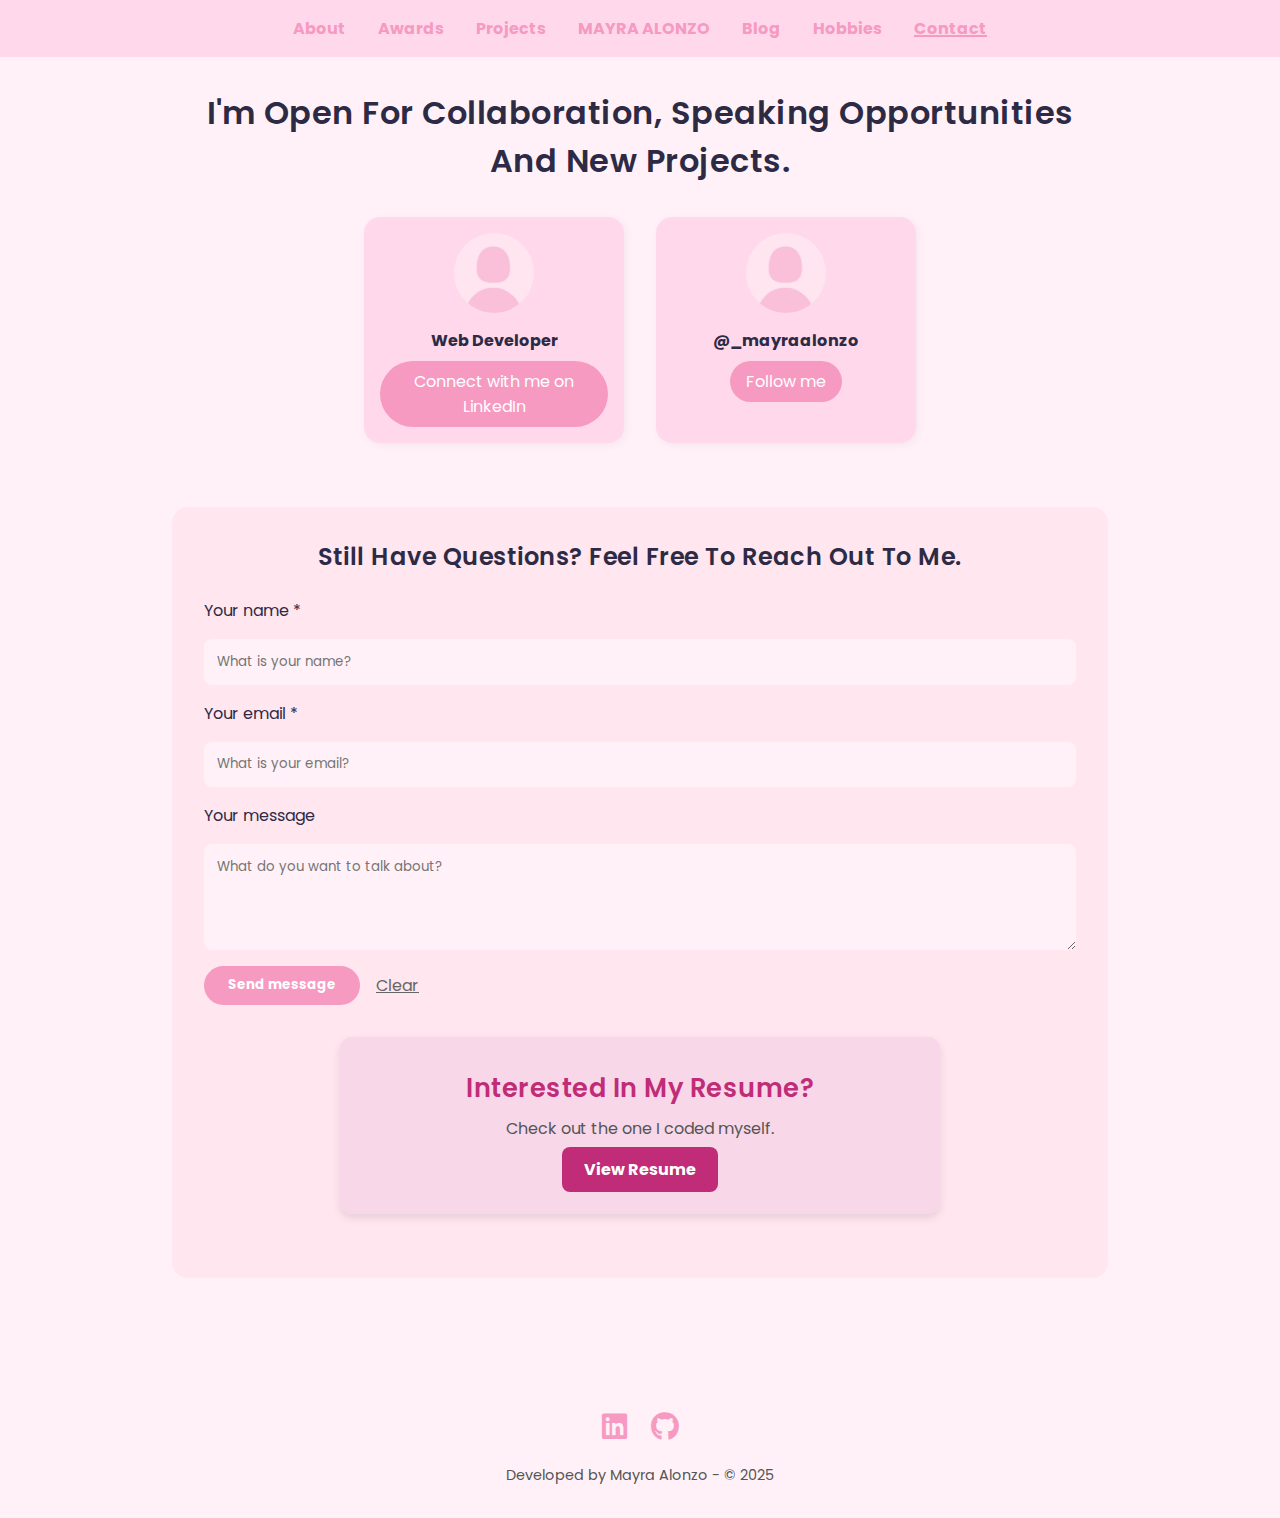
<file: contact.html>
<!DOCTYPE html>
<html lang="en">
<head>
  <meta charset="UTF-8" />
  <meta name="viewport" content="width=device-width, initial-scale=1.0"/>
  <title>Contact - Mayra Alonzo</title>
  <link rel="stylesheet" href="contact.css" />
  <link href="https://fonts.googleapis.com/css2?family=Poppins:wght@300;400;600&display=swap" rel="stylesheet">
  <link rel="stylesheet" href="https://cdnjs.cloudflare.com/ajax/libs/font-awesome/6.5.0/css/all.min.css">
  <link rel="icon" type="image/x-icon" href="images/flower-icon.png"> 

</head>
<body>
  <header>
    <nav>
      <ul class="nav-links">
        <li><a href="about-moi.html">About</a></li>
        <li><a href="awards.html">Awards</a></li>
        <li><a href="projects.html">Projects</a></li>
        <li><a href="index.html">MAYRA ALONZO</a></li>
        <li><a href="writing.html">Blog</a></li>
        <li><a href="hobbies.html">Hobbies</a></li>
        <li class="active"><a href="#">Contact</a></li>
      </ul>
    </nav>
  </header>

  <main>
    <section class="contact-intro">
      <h1>I'm open for collaboration, speaking opportunities and new projects.</h1>

      <div class="contact-cards">
        <div class="card">
          <img src="images/pink-icon.jpg" alt="Girl" class="avatar" />
          <p class="title">Web Developer</p>
          <a href="#" class="button">Connect with me on LinkedIn</a>
        </div>
        <div class="card">
          <img src="images/pink-icon.jpg" alt="@mayraalonzo" class="avatar" />
          <p class="handle">@_mayraalonzo</p>
          <a href="#" class="button">Follow me</a>
        </div>
      </div>
    </section>

    <section class="contact-form">
      <h2>Still have questions? Feel free to reach out to me.</h2>
      <form>
        <label>Your name *</label>
        <input type="text" placeholder="What is your name?" required />

        <label>Your email *</label>
        <input type="email" placeholder="What is your email?" required />

        <label>Your message</label>
        <textarea placeholder="What do you want to talk about?" rows="4"></textarea>

        <div class="form-buttons">
          <button type="submit" class="send"> Send message</button>
          <a href="#" class="clear">Clear</a>
        </div>
      </form>

      <div class="resume-box">
        <h3>Interested in my resume?</h3>
        <p>Check out the one I coded myself.</p>
        <a href="resume.html" target="_blank" class="resume-button">View Resume</a>
      </div>
      
    </section>
  </main>

  <footer>
    <div class="social-icons">
      <a href="#" target="_blank"><i class="fab fa-linkedin"></i></a>
      <a href="#" target="_blank"><i class="fab fa-github"></i></a>
    </div>
    <p>Developed by Mayra Alonzo - © 2025</p>
  </footer>
  
</body>
</html>
</file>
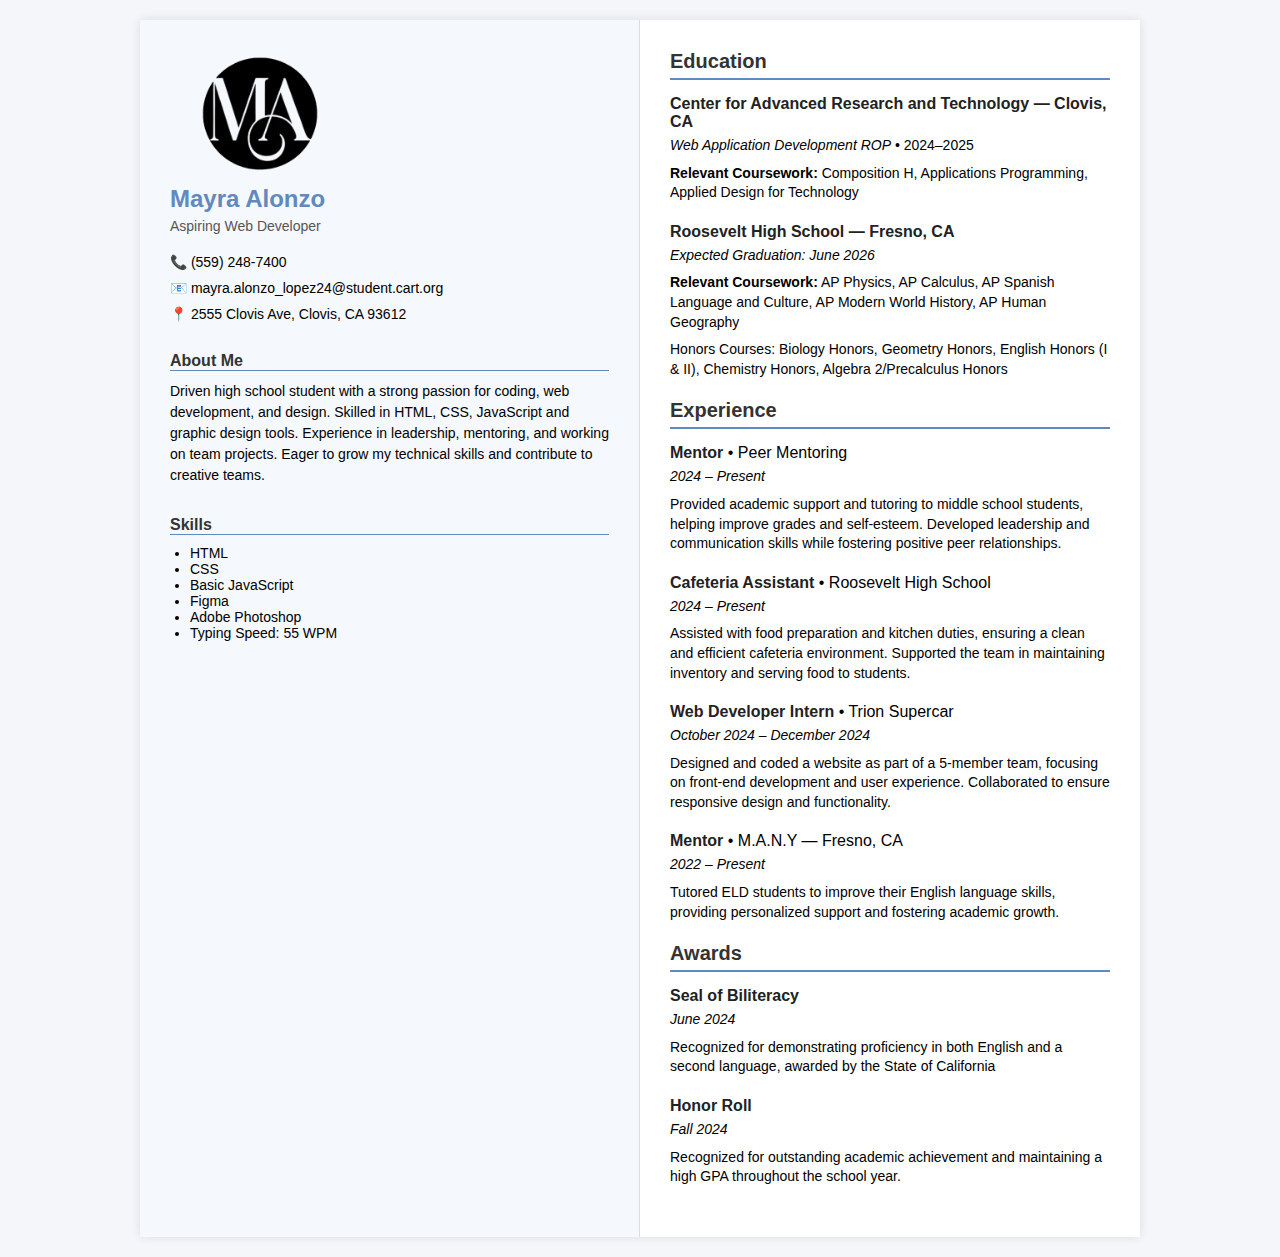
<file: resume.html>
<!DOCTYPE html>
<html lang="en">
<head>
  <meta charset="UTF-8" />
  <meta name="viewport" content="width=device-width, initial-scale=1.0"/>
  <title>Mayra Alonzo Resume</title>
  <link rel="stylesheet" href="resume.css" />
</head>
<body>
  <div class="resume-container">
    <aside class="sidebar">
      <div class="profile-pic">
        <img src="images/logo.png" alt="Mayra Alonzo Logo" />
      </div>
      <h1>Mayra Alonzo</h1>
      <p class="title">Aspiring Web Developer</p>
      <div class="contact">
        <p><strong>📞</strong> (559) 248-7400</p>
        <p><strong>📧</strong> mayra.alonzo_lopez24@student.cart.org</p>
        <p><strong>📍</strong> 2555 Clovis Ave, Clovis, CA 93612</p>
      </div>
      <section class="about">
        <h2>About Me</h2>
        <p>
          Driven high school student with a strong passion for coding, web development, and design. Skilled in HTML, CSS, JavaScript and graphic design tools. Experience in leadership, mentoring, and working on team projects. Eager to grow my technical skills and contribute to creative teams.
        </p>
      </section>
      <section class="skills">
        <h2>Skills</h2>
        <ul>
          <li>HTML</li>
          <li>CSS</li>
          <li>Basic JavaScript</li>
          <li>Figma</li>
          <li>Adobe Photoshop</li>
          <li>Typing Speed: 55 WPM</li>
        </ul>
      </section>
    </aside>
    <main class="main-content">
      <section class="education">
        <h2>Education</h2>
        <div class="entry">
          <h3>Center for Advanced Research and Technology — Clovis, CA</h3>
          <p><em>Web Application Development ROP</em> • 2024–2025</p>
          <p><strong>Relevant Coursework:</strong> Composition H, Applications Programming, Applied Design for Technology</p>
        </div>
        <div class="entry">
          <h3>Roosevelt High School — Fresno, CA</h3>
          <p><em>Expected Graduation: June 2026</em></p>
          <p><strong>Relevant Coursework:</strong> AP Physics, AP Calculus, AP Spanish Language and Culture, AP Modern World History, AP Human Geography</p>
          <p>Honors Courses: Biology Honors, Geometry Honors, English Honors (I & II), Chemistry Honors, Algebra 2/Precalculus Honors</p>
        </div>
      </section>
      <section class="experience">
        <h2>Experience</h2>
        <div class="entry">
          <h3>Mentor <span>• Peer Mentoring</span></h3>
          <p><em>2024 – Present</em></p>
          <p>Provided academic support and tutoring to middle school students, helping improve grades and self-esteem. Developed leadership and communication skills while fostering positive peer relationships.</p>
        </div>
        <div class="entry">
          <h3>Cafeteria Assistant <span>• Roosevelt High School</span></h3>
          <p><em>2024 – Present</em></p>
          <p>Assisted with food preparation and kitchen duties, ensuring a clean and efficient cafeteria environment. Supported the team in maintaining inventory and serving food to students.</p>
        </div>
        <div class="entry">
          <h3>Web Developer Intern <span>• Trion Supercar</span></h3>
          <p><em>October 2024 – December 2024</em></p>
          <p>Designed and coded a website as part of a 5-member team, focusing on front-end development and user experience. Collaborated to ensure responsive design and functionality.</p>
        </div>
        <div class="entry">
          <h3>Mentor <span>• M.A.N.Y — Fresno, CA</span></h3>
          <p><em>2022 – Present</em></p>
          <p>Tutored ELD students to improve their English language skills, providing personalized support and fostering academic growth.</p>
        </div>
      </section>
      <section class="awards">
        <h2>Awards</h2>
        <div class="entry">
          <h3>Seal of Biliteracy</h3>
          <p><em>June 2024</em></p>
          <p>Recognized for demonstrating proficiency in both English and a second language, awarded by the State of California</p>
        </div>
        <div class="entry">
          <h3>Honor Roll</h3>
          <p><em>Fall 2024</em></p>
          <p>Recognized for outstanding academic achievement and maintaining a high GPA throughout the school year.</p>
        </div>
      </section>
    </main>
  </div>
</body>
</html>
</file>
<file: contact.css>
* {
    box-sizing: border-box;
    margin: 0;
    padding: 0;
    font-family: 'Poppins', sans-serif;
  }
  
  body {
    background: #FFF1F7;
    color: #2d2a45;
  }
  
  header {
    background-color: #FFD9EB;
    padding: 1rem;
  }
  
  h1, h2, h3 {
    font-weight: 600;
    letter-spacing: 0.5px;
    text-transform: capitalize;
  }
  
  .nav-links {
    display: flex;
    justify-content: center;
    list-style: none;
    gap: 2rem;
    flex-wrap: wrap;
  }
  
  .nav-links li a {
    color: #2d2a45;
    text-decoration: none;
    font-weight: bold;
  }
  
  .nav-links .logo {
    font-weight: 900;
    font-size: 1.2rem;
  }
  
  .nav-links .active a {
    text-decoration: underline;
  }
  
  main {
    padding: 2rem;
    max-width: 1000px;
    margin: 0 auto;
  }
  
  .contact-intro h1 {
    text-align: center;
    margin-bottom: 2rem;
  }
  
  .contact-cards {
    display: flex;
    gap: 2rem;
    justify-content: center;
    flex-wrap: wrap;
  }
  
  .card {
    background: #FFD9EB;
    border-radius: 1rem;
    padding: 1rem;
    text-align: center;
    width: 260px;
    box-shadow: 2px 2px 10px rgba(0,0,0,0.05);
  }
  
  .card .avatar {
    width: 80px;
    height: 80px;
    border-radius: 50%;
    margin-bottom: 0.5rem;
  }
  
  .card .title,
  .card .handle {
    font-weight: bold;
    margin-bottom: 0.5rem;
  }
  
  .card .button {
    background: #F69AC2;
    padding: 0.5rem 1rem;
    border-radius: 999px;
    text-decoration: none;
    display: inline-block;
    color: #fff;
    transition: background 0.3s ease;
  }
  
  .card .button:hover {
    background: #F173A1;
  }
  
  .newsletter {
    margin-top: 2rem;
    background: #FFE6EF;
    padding: 1.5rem;
    border-radius: 1rem;
    text-align: center;
  }
  
  .newsletter form {
    margin: 1rem 0;
    display: flex;
    gap: 0.5rem;
    justify-content: center;
    flex-wrap: wrap;
  }
  
  .newsletter input {
    padding: 0.5rem;
    border-radius: 10px;
    border: none;
    width: 250px;
  }
  
  .newsletter button {
    background: #F69AC2;
    border: none;
    border-radius: 10px;
    padding: 0.5rem 1rem;
    font-weight: bold;
    cursor: pointer;
    color: #fff;
  }
  
  .contact-form {
    margin-top: 4rem;
    background: #FFE6EF;
    padding: 2rem;
    border-radius: 1rem;
  }
  
  .contact-form h2 {
    margin-bottom: 1.5rem;
    text-align: center;
  }
  
  .contact-form form {
    display: flex;
    flex-direction: column;
    gap: 1rem;
  }
  
  .contact-form input,
  .contact-form textarea {
    padding: 0.8rem;
    border-radius: 8px;
    border: none;
    background: #FFF1F7;
  }
  
  .form-buttons {
    display: flex;
    gap: 1rem;
    align-items: center;
  }
  
  .send {
    background: #F69AC2;
    border: none;
    border-radius: 20px;
    padding: 0.6rem 1.5rem;
    cursor: pointer;
    font-weight: bold;
    color: #fff;
  }
  
  .clear {
    color: #666;
    text-decoration: underline;
    cursor: pointer;
  }
  
  footer {
    margin-top: 3rem;
    text-align: center;
    padding: 2rem 1rem;
    font-size: 0.9rem;
    color: #555;
  }
  
  .social-icons {
    margin-bottom: 0.5rem;
  }
  

  /* Global font */
* {
    box-sizing: border-box;
    margin: 0;
    padding: 0;
    font-family: 'Poppins', sans-serif;
  }
  
  header {
    background-color: #FFD9EB;
    padding: 1rem;
  }
  
  .nav-links {
    display: flex;
    justify-content: center;
    list-style: none;
    gap: 2rem;
    flex-wrap: wrap;
  }
  
  .nav-links li a {
    color: #F69AC2;
    text-decoration: none;
    font-weight: bold;
    transition: color 0.3s ease;
  }
  
  .nav-links li a:hover {
    color: lightpink; /* pink hover */
  }
  
  .nav-links .active a {
    text-decoration: underline;
    text-decoration-color: #F69AC2;
    text-decoration-thickness: 2px;
  }
  
  .social-icons {
    display: flex;
    justify-content: center;
    gap: 1.5rem;
    margin: 1rem 0;
  }
  
  .social-icons a {
    color: #F69AC2;
    font-size: 1.8rem;
    transition: color 0.3s ease;
  }
  
  .social-icons a:hover {
    color: white; 
  }
  
  .resume-box {
    background-color: #f8d7e8; /* soft pink */
    border-radius: 12px;
    padding: 2rem;
    text-align: center;
    margin: 2rem auto;
    max-width: 600px;
    box-shadow: 0 4px 10px rgba(0,0,0,0.1);
  }
  
  .resume-box h3 {
    font-size: 1.6rem;
    color: #c02c77;
    margin-bottom: 0.5rem;
  }
  
  .resume-box p {
    color: #555;
    margin-bottom: 1rem;
  }
  
  .resume-button {
    background-color: #c02c77;
    color: white;
    padding: 0.7rem 1.4rem;
    border-radius: 8px;
    text-decoration: none;
    font-weight: bold;
    transition: background-color 0.3s ease;
  }
  
  .resume-button:hover {
    background-color: #e83e8c;
  }
</file>
<file: resume.css>
* {
    box-sizing: border-box;
    margin: 0;
    padding: 0;
    font-family: 'Segoe UI', sans-serif;
  }
  
  body {
    background: #f4f6fa;
    padding: 20px;
  }
  
  .resume-container {
    display: flex;
    max-width: 1000px;
    margin: auto;
    background: white;
    box-shadow: 0 0 10px rgba(0,0,0,0.1);
  }
  
  .sidebar {
    width: 30%;
    background: #f5f8fc;
    padding: 30px;
    border-right: 1px solid #ddd;
  }
  
  .profile-pic img {
    width: 180px;
    height: 125px;
    border-radius: 50%;
    display: block;
    margin-bottom: 10px;
  }
  
  .sidebar h1 {
    font-size: 24px;
    color: #608abf;
    margin: 10px 0 5px;
  }
  
  .sidebar .title {
    font-size: 14px;
    color: #555;
    margin-bottom: 20px;
  }
  
  .contact p {
    margin-bottom: 10px;
    font-size: 14px;
  }
  
  .about, .skills {
    margin-top: 30px;
  }
  
  .about h2, .skills h2 {
    font-size: 16px;
    color: #333;
    margin-bottom: 10px;
    border-bottom: 1px solid #608abf;
  }
  
  .about p {
    font-size: 14px;
    line-height: 1.5;
  }
  
  .skills ul {
    list-style: disc;
    padding-left: 20px;
    font-size: 14px;
  }
  
  .main-content {
    width: 70%;
    padding: 30px;
  }
  
  .main-content h2 {
    font-size: 20px;
    color: #333;
    margin-bottom: 15px;
    border-bottom: 2px solid #608abf;
    padding-bottom: 5px;
  }
  
  .entry {
    margin-bottom: 20px;
  }
  
  .entry h3 {
    font-size: 16px;
    color: #222;
    margin-bottom: 5px;
  }
  
  .entry span {
    font-weight: normal;
    color: #000;
  }
  
  .entry p {
    font-size: 14px;
    line-height: 1.4;
    margin-bottom: 8px;
  }
  

.resume-container {
  display: flex;
  flex-wrap: wrap; 
}


.sidebar, .main-content {
  flex: 1 1 300px; 
  box-sizing: border-box;
}


@media screen and (max-width: 768px) {
  .sidebar, .main-content {
    padding: 20px;
  }

  .profile-pic img {
    width: 100px;
    height: auto;
  }

  .sidebar h1 {
    font-size: 20px;
  }

  .main-content h2 {
    font-size: 18px;
  }

  .entry h3 {
    font-size: 15px;
  }

  .entry p {
    font-size: 13px;
  }
}
</file>
